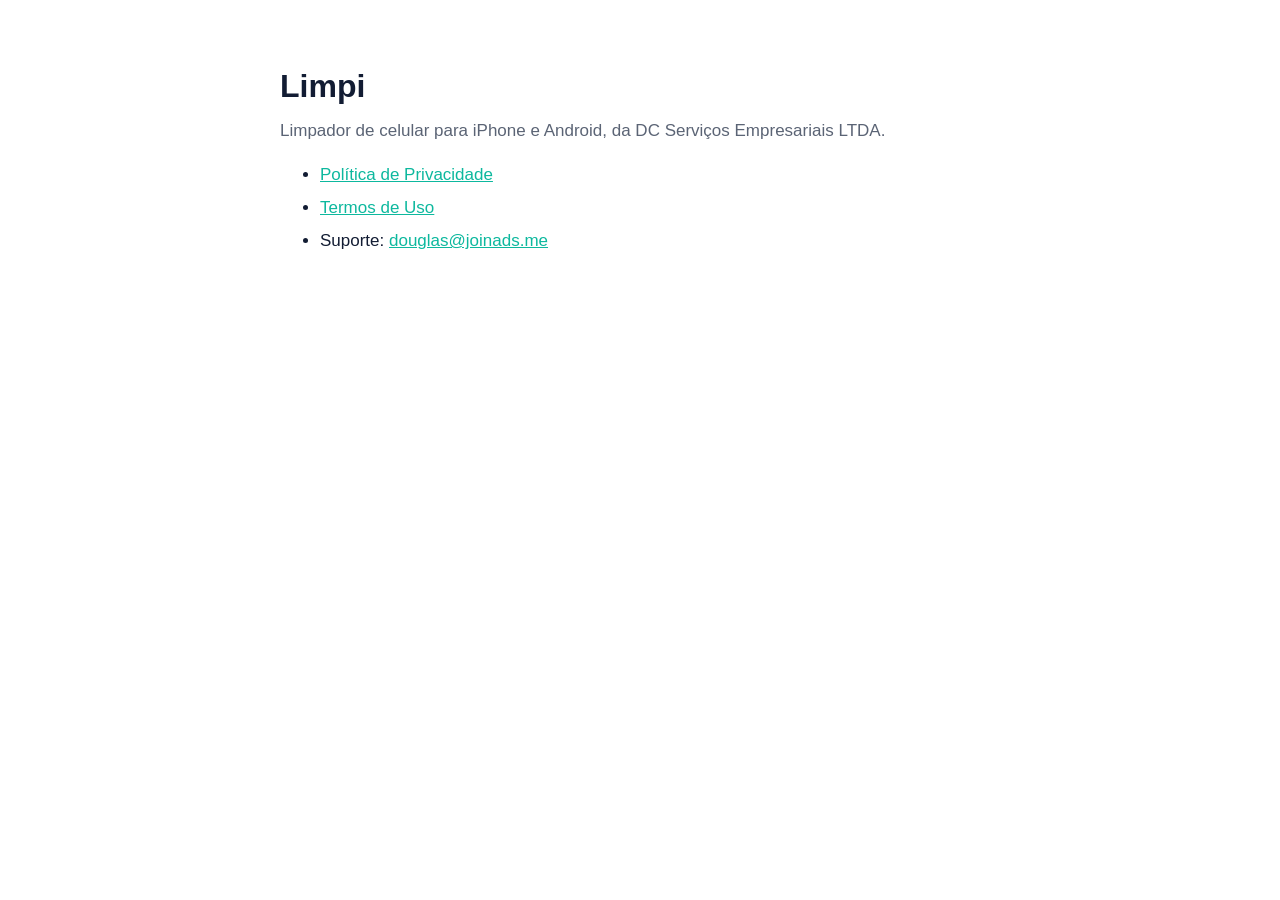
<file: index.html>
<!doctype html>
<html lang="pt-BR">
<head>
<meta charset="utf-8">
<meta name="viewport" content="width=device-width, initial-scale=1">
<title>Limpi</title>
<link rel="stylesheet" href="estilo.css">
</head>
<body>
<main>
<h1>Limpi</h1>
<p class="data">Limpador de celular para iPhone e Android, da DC Serviços Empresariais LTDA.</p>
<ul>
<li><a href="privacidade.html">Política de Privacidade</a></li>
<li><a href="termos.html">Termos de Uso</a></li>
<li>Suporte: <a href="mailto:douglas@joinads.me">douglas@joinads.me</a></li>
</ul>
</main>
</body>
</html>
</file>
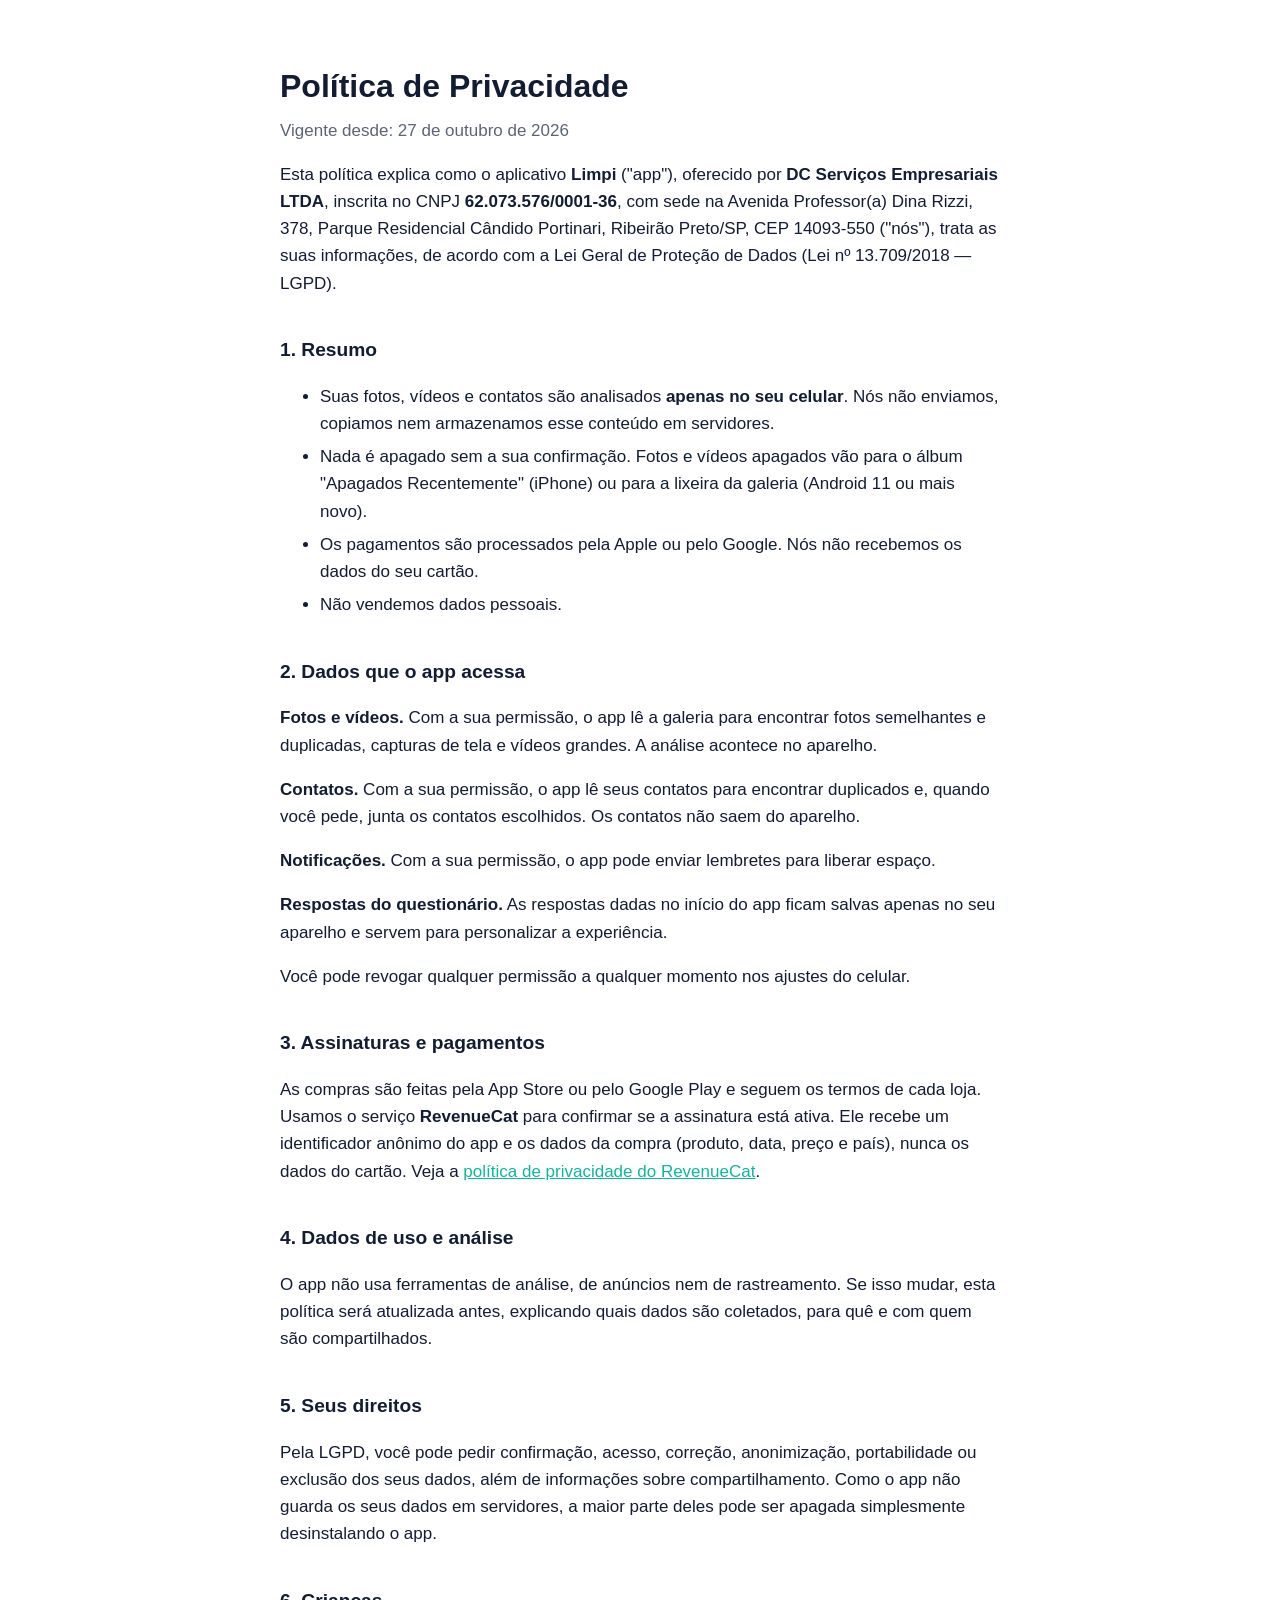
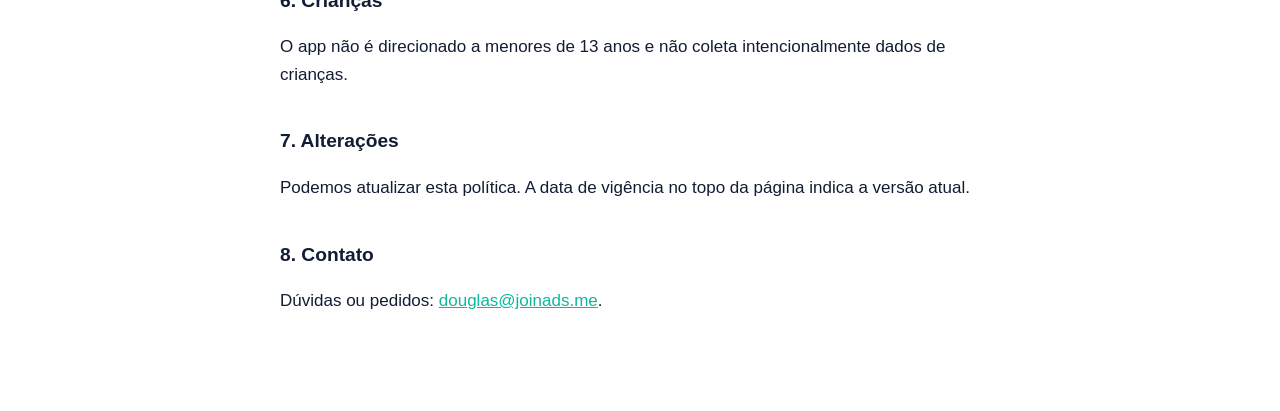
<file: privacidade.html>
<!doctype html>
<html lang="pt-BR">
<head>
<meta charset="utf-8">
<meta name="viewport" content="width=device-width, initial-scale=1">
<title>Política de Privacidade — Limpi</title>
<link rel="stylesheet" href="estilo.css">
</head>
<body>
<main>
<h1>Política de Privacidade</h1>
<p class="data">Vigente desde: 27 de outubro de 2026</p>

<p>Esta política explica como o aplicativo <strong>Limpi</strong> ("app"), oferecido por <strong>DC Serviços Empresariais LTDA</strong>, inscrita no CNPJ <strong>62.073.576/0001-36</strong>, com sede na Avenida Professor(a) Dina Rizzi, 378, Parque Residencial Cândido Portinari, Ribeirão Preto/SP, CEP 14093-550 ("nós"), trata as suas informações, de acordo com a Lei Geral de Proteção de Dados (Lei nº 13.709/2018 — LGPD).</p>

<h2>1. Resumo</h2>
<ul>
<li>Suas fotos, vídeos e contatos são analisados <strong>apenas no seu celular</strong>. Nós não enviamos, copiamos nem armazenamos esse conteúdo em servidores.</li>
<li>Nada é apagado sem a sua confirmação. Fotos e vídeos apagados vão para o álbum "Apagados Recentemente" (iPhone) ou para a lixeira da galeria (Android 11 ou mais novo).</li>
<li>Os pagamentos são processados pela Apple ou pelo Google. Nós não recebemos os dados do seu cartão.</li>
<li>Não vendemos dados pessoais.</li>
</ul>

<h2>2. Dados que o app acessa</h2>
<p><strong>Fotos e vídeos.</strong> Com a sua permissão, o app lê a galeria para encontrar fotos semelhantes e duplicadas, capturas de tela e vídeos grandes. A análise acontece no aparelho.</p>
<p><strong>Contatos.</strong> Com a sua permissão, o app lê seus contatos para encontrar duplicados e, quando você pede, junta os contatos escolhidos. Os contatos não saem do aparelho.</p>
<p><strong>Notificações.</strong> Com a sua permissão, o app pode enviar lembretes para liberar espaço.</p>
<p><strong>Respostas do questionário.</strong> As respostas dadas no início do app ficam salvas apenas no seu aparelho e servem para personalizar a experiência.</p>
<p>Você pode revogar qualquer permissão a qualquer momento nos ajustes do celular.</p>

<h2>3. Assinaturas e pagamentos</h2>
<p>As compras são feitas pela App Store ou pelo Google Play e seguem os termos de cada loja. Usamos o serviço <strong>RevenueCat</strong> para confirmar se a assinatura está ativa. Ele recebe um identificador anônimo do app e os dados da compra (produto, data, preço e país), nunca os dados do cartão. Veja a <a href="https://www.revenuecat.com/privacy">política de privacidade do RevenueCat</a>.</p>

<h2>4. Dados de uso e análise</h2>
<p>O app não usa ferramentas de análise, de anúncios nem de rastreamento. Se isso mudar, esta política será atualizada antes, explicando quais dados são coletados, para quê e com quem são compartilhados.</p>

<h2>5. Seus direitos</h2>
<p>Pela LGPD, você pode pedir confirmação, acesso, correção, anonimização, portabilidade ou exclusão dos seus dados, além de informações sobre compartilhamento. Como o app não guarda os seus dados em servidores, a maior parte deles pode ser apagada simplesmente desinstalando o app.</p>

<h2>6. Crianças</h2>
<p>O app não é direcionado a menores de 13 anos e não coleta intencionalmente dados de crianças.</p>

<h2>7. Alterações</h2>
<p>Podemos atualizar esta política. A data de vigência no topo da página indica a versão atual.</p>

<h2>8. Contato</h2>
<p>Dúvidas ou pedidos: <a href="mailto:douglas@joinads.me">douglas@joinads.me</a>.</p>
</main>
</body>
</html>
</file>
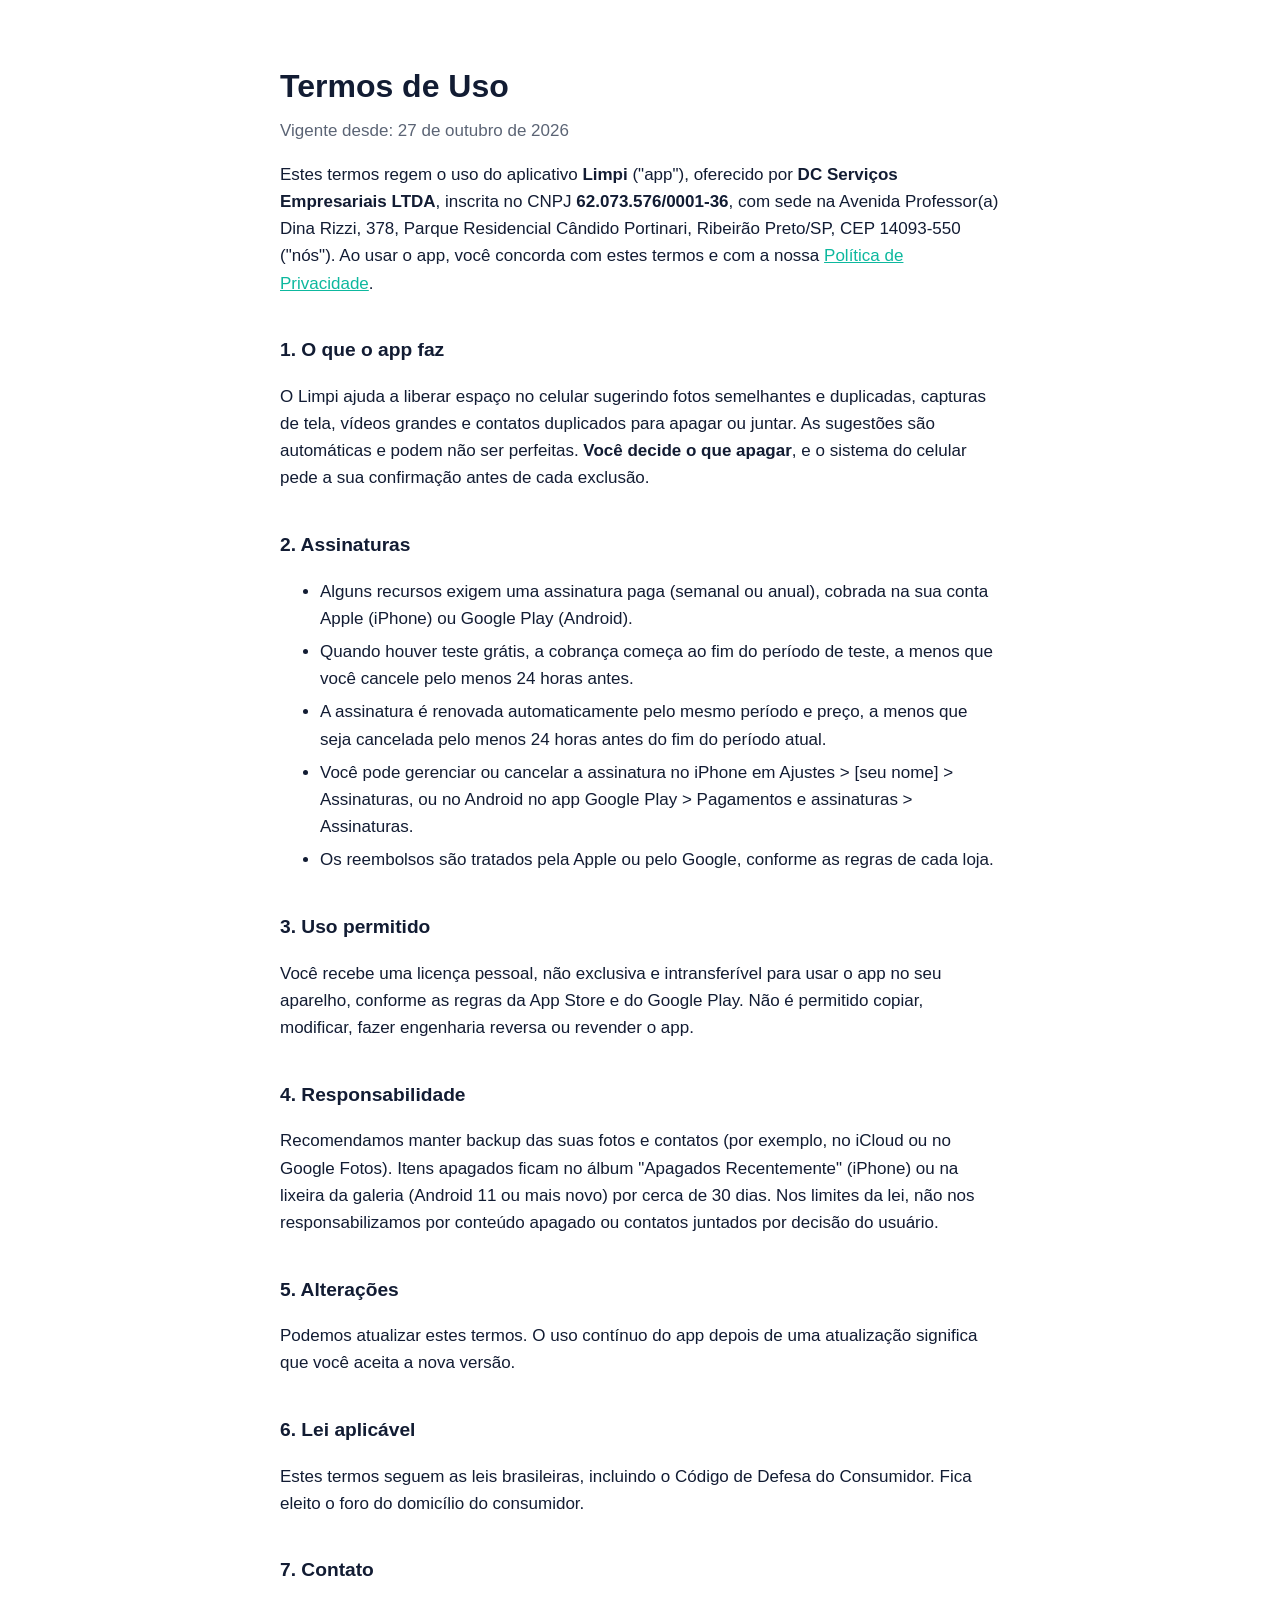
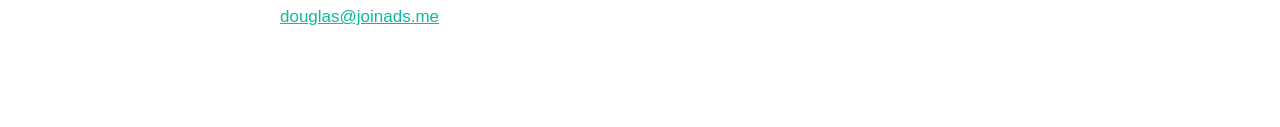
<file: termos.html>
<!doctype html>
<html lang="pt-BR">
<head>
<meta charset="utf-8">
<meta name="viewport" content="width=device-width, initial-scale=1">
<title>Termos de Uso — Limpi</title>
<link rel="stylesheet" href="estilo.css">
</head>
<body>
<main>
<h1>Termos de Uso</h1>
<p class="data">Vigente desde: 27 de outubro de 2026</p>

<p>Estes termos regem o uso do aplicativo <strong>Limpi</strong> ("app"), oferecido por <strong>DC Serviços Empresariais LTDA</strong>, inscrita no CNPJ <strong>62.073.576/0001-36</strong>, com sede na Avenida Professor(a) Dina Rizzi, 378, Parque Residencial Cândido Portinari, Ribeirão Preto/SP, CEP 14093-550 ("nós"). Ao usar o app, você concorda com estes termos e com a nossa <a href="privacidade.html">Política de Privacidade</a>.</p>

<h2>1. O que o app faz</h2>
<p>O Limpi ajuda a liberar espaço no celular sugerindo fotos semelhantes e duplicadas, capturas de tela, vídeos grandes e contatos duplicados para apagar ou juntar. As sugestões são automáticas e podem não ser perfeitas. <strong>Você decide o que apagar</strong>, e o sistema do celular pede a sua confirmação antes de cada exclusão.</p>

<h2>2. Assinaturas</h2>
<ul>
<li>Alguns recursos exigem uma assinatura paga (semanal ou anual), cobrada na sua conta Apple (iPhone) ou Google Play (Android).</li>
<li>Quando houver teste grátis, a cobrança começa ao fim do período de teste, a menos que você cancele pelo menos 24 horas antes.</li>
<li>A assinatura é renovada automaticamente pelo mesmo período e preço, a menos que seja cancelada pelo menos 24 horas antes do fim do período atual.</li>
<li>Você pode gerenciar ou cancelar a assinatura no iPhone em Ajustes &gt; [seu nome] &gt; Assinaturas, ou no Android no app Google Play &gt; Pagamentos e assinaturas &gt; Assinaturas.</li>
<li>Os reembolsos são tratados pela Apple ou pelo Google, conforme as regras de cada loja.</li>
</ul>

<h2>3. Uso permitido</h2>
<p>Você recebe uma licença pessoal, não exclusiva e intransferível para usar o app no seu aparelho, conforme as regras da App Store e do Google Play. Não é permitido copiar, modificar, fazer engenharia reversa ou revender o app.</p>

<h2>4. Responsabilidade</h2>
<p>Recomendamos manter backup das suas fotos e contatos (por exemplo, no iCloud ou no Google Fotos). Itens apagados ficam no álbum "Apagados Recentemente" (iPhone) ou na lixeira da galeria (Android 11 ou mais novo) por cerca de 30 dias. Nos limites da lei, não nos responsabilizamos por conteúdo apagado ou contatos juntados por decisão do usuário.</p>

<h2>5. Alterações</h2>
<p>Podemos atualizar estes termos. O uso contínuo do app depois de uma atualização significa que você aceita a nova versão.</p>

<h2>6. Lei aplicável</h2>
<p>Estes termos seguem as leis brasileiras, incluindo o Código de Defesa do Consumidor. Fica eleito o foro do domicílio do consumidor.</p>

<h2>7. Contato</h2>
<p><a href="mailto:douglas@joinads.me">douglas@joinads.me</a></p>
</main>
</body>
</html>
</file>
<file: estilo.css>
:root { --ink: #121c33; --muted: #5b6475; --accent: #0db89e; --bg: #ffffff; }
@media (prefers-color-scheme: dark) { :root { --ink: #eef1f6; --muted: #a3abba; --bg: #0f141f; } }
body { margin: 0; background: var(--bg); color: var(--ink); font: 17px/1.6 -apple-system, BlinkMacSystemFont, "Segoe UI", sans-serif; }
main { max-width: 720px; margin: 0 auto; padding: 40px 16px 80px; }
h1 { font-size: 2rem; margin-bottom: 0; }
h2 { font-size: 1.2rem; margin-top: 2em; }
.data { color: var(--muted); margin-top: 4px; }
a { color: var(--accent); }
li { margin-bottom: 6px; }
</file>
